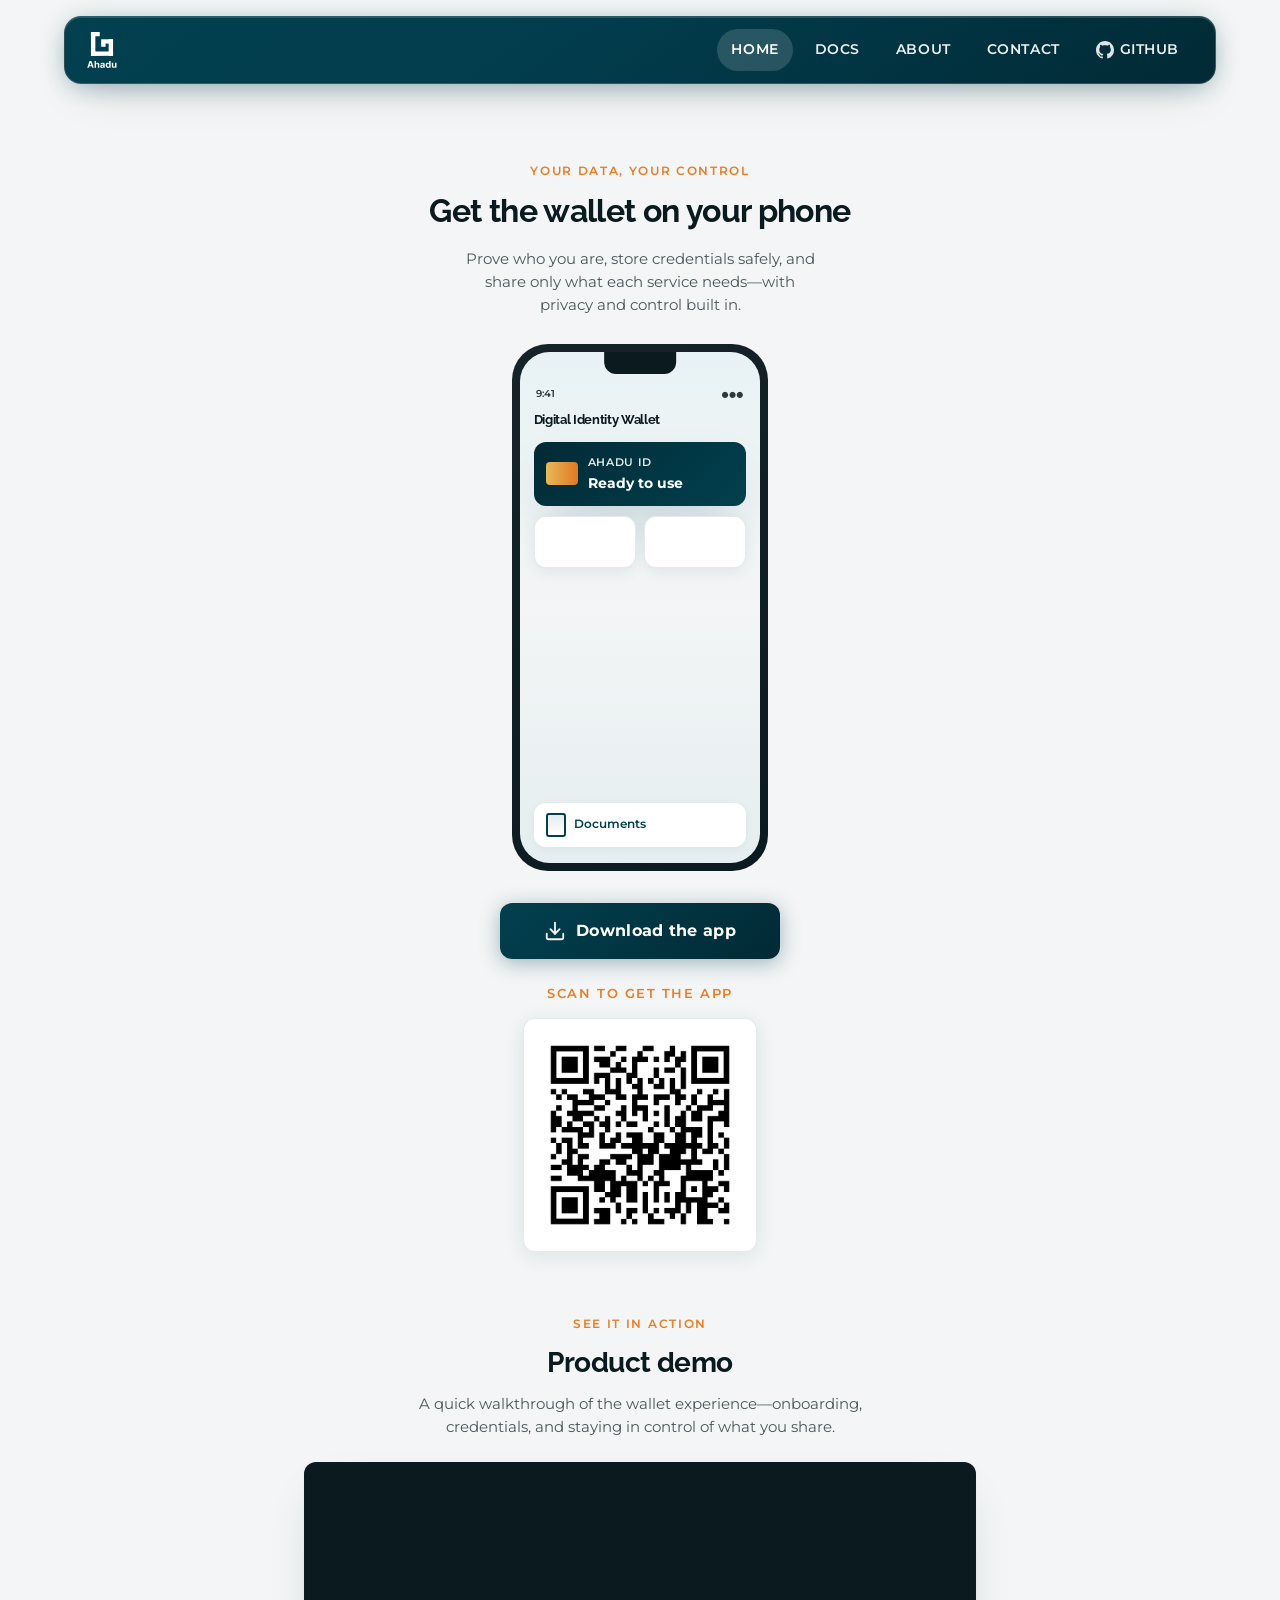
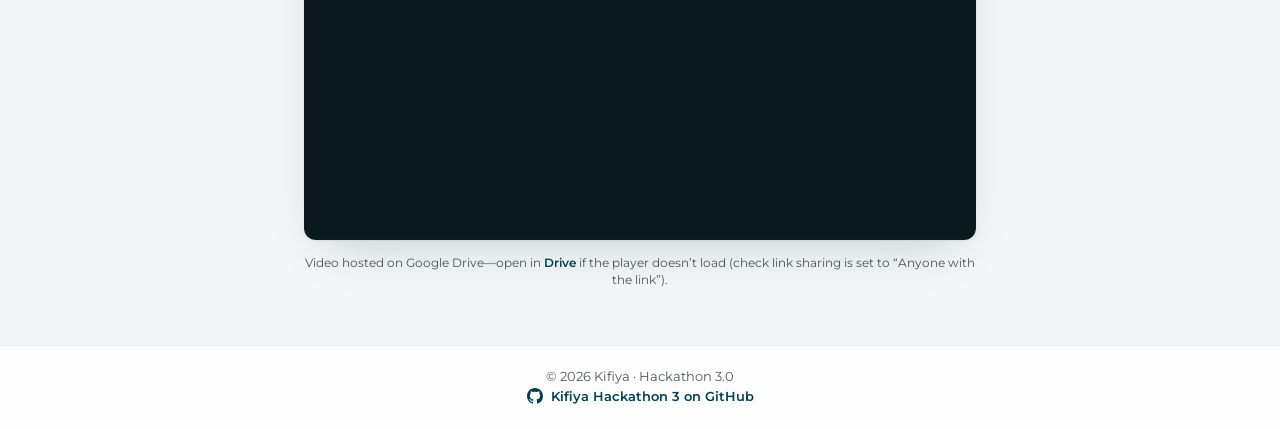
<file: index.html>
<!DOCTYPE html>
<html lang="en">
<head>
  <meta charset="utf-8" />
  <meta name="viewport" content="width=device-width, initial-scale=1, viewport-fit=cover" />
  <meta name="theme-color" content="#02404F" />
  <meta name="description" content="Download the Kifiya digital identity wallet app." />
  <title>Download the app — Kifiya</title>
  <link rel="icon" href="favicon.svg" type="image/svg+xml" />
  <link rel="apple-touch-icon" href="favicon.svg" />
  <link rel="preconnect" href="https://fonts.googleapis.com" />
  <link rel="preconnect" href="https://fonts.gstatic.com" crossorigin />
  <link href="https://fonts.googleapis.com/css2?family=Montserrat:ital,wght@0,400;0,600;0,700;1,400&family=Raleway:wght@600;700&display=swap" rel="stylesheet" />
  <link rel="stylesheet" href="styles.css" />
</head>
<body>
  <div class="page">
    <header class="header">
      <div class="header__inner">
        <a class="header__brand" href="./" aria-label="Kifiya — Digital Identity Wallet">
          <img
            class="header__logo"
            src="full_logo.svg"
            width="205"
            height="250"
            alt=""
            decoding="async"
          />
        </a>
        <button
          type="button"
          class="header__menu-btn"
          aria-expanded="false"
          aria-controls="site-main-nav"
          aria-label="Open menu"
        >
          <span class="header__menu-icon" aria-hidden="true">
            <span class="header__menu-line"></span>
            <span class="header__menu-line"></span>
            <span class="header__menu-line"></span>
          </span>
        </button>
        <nav class="header__nav" id="site-main-nav" aria-label="Main">
          <ul class="header__nav-list">
            <li><a class="header__link" href="./" aria-current="page">Home</a></li>
            <li><a class="header__link" href="docs.html">Docs</a></li>
            <li><a class="header__link" href="about.html">About</a></li>
            <li><a class="header__link" href="contact.html">Contact</a></li>
            <li>
              <a
                class="header__link header__link--github"
                href="https://github.com/Kifiya-Hackathon-3"
                target="_blank"
                rel="noopener noreferrer"
              >
                <svg class="header__github-icon" viewBox="0 0 24 24" width="18" height="18" aria-hidden="true" focusable="false">
                  <path
                    fill="currentColor"
                    d="M12 0C5.37 0 0 5.37 0 12c0 5.31 3.435 9.795 8.205 11.385.6.105.825-.255.825-.57 0-.285-.015-1.23-.015-2.235-3.015.555-3.795-.735-4.035-1.41-.135-.345-.72-1.41-1.23-1.695-.42-.225-1.02-.78-.015-.795.945-.015 1.62.87 1.845 1.23 1.08 1.815 2.805 1.305 3.495.99.105-.78.42-1.305.765-1.605-2.67-.3-5.46-1.335-5.46-5.925 0-1.305.465-2.385 1.23-3.225-.12-.3-.54-1.53.12-3.18 0 0 1.005-.315 3.3 1.23.96-.27 1.98-.405 3-.405s2.04.135 3 .405c2.295-1.56 3.3-1.23 3.3-1.23.66 1.65.24 2.88.12 3.18.765.84 1.23 1.905 1.23 3.225 0 4.605-2.805 5.625-5.475 5.925.435.375.81 1.095.81 2.22 0 1.605-.015 2.895-.015 3.3 0 .315.225.69.825.57A12.02 12.02 0 0024 12c0-6.63-5.37-12-12-12z"
                  />
                </svg>
                GitHub
              </a>
            </li>
          </ul>
        </nav>
      </div>
    </header>

    <main class="main">
      <section class="hero" aria-labelledby="hero-heading">
        <p class="eyebrow">Your data, your control</p>
        <h1 id="hero-heading" class="hero__title">Get the wallet on your phone</h1>
        <p class="hero__lede">
          Prove who you are, store credentials safely, and share only what each service needs—with privacy and control built in.
        </p>

        <div class="device-showcase">
          <div class="phone" aria-hidden="true">
            <div class="phone__bezel">
              <div class="phone__notch"></div>
              <div class="phone__screen">
                <div class="app-ui">
                  <div class="app-ui__status">
                    <span>9:41</span>
                    <span class="app-ui__icons">●●●</span>
                  </div>
                  <div class="app-ui__header">
                    <span class="app-ui__greeting">Digital Identity Wallet</span>
                  </div>
                  <div class="app-ui__card app-ui__card--id">
                    <span class="app-ui__chip"></span>
                    <div class="app-ui__card-text">
                      <span class="app-ui__label">Ahadu ID</span>
                      <span class="app-ui__sub">Ready to use</span>
                    </div>
                  </div>
                  <div class="app-ui__row">
                    <div class="app-ui__tile"></div>
                    <div class="app-ui__tile"></div>
                  </div>
                  <div class="app-ui__doc">
                    <span class="app-ui__doc-icon"></span>
                    <span>Documents</span>
                  </div>
                </div>
              </div>
            </div>
          </div>
        </div>

        <div class="download-block">
          <div class="download-wrap">
            <a class="download-btn" href="#" rel="noopener">
              <span class="download-btn__icon" aria-hidden="true">
                <svg viewBox="0 0 24 24" width="22" height="22" fill="none" stroke="currentColor" stroke-width="2" stroke-linecap="round" stroke-linejoin="round">
                  <path d="M21 15v4a2 2 0 0 1-2 2H5a2 2 0 0 1-2-2v-4" />
                  <polyline points="7 10 12 15 17 10" />
                  <line x1="12" y1="15" x2="12" y2="3" />
                </svg>
              </span>
              Download the app
            </a>
          </div>
          <div class="qr-get-app" aria-labelledby="qr-get-app-heading">
            <p id="qr-get-app-heading" class="qr-get-app__label">Scan to get the app</p>
            <div class="qr-get-app__frame">
              <img
                class="qr-get-app__img"
                src="qr-code.png"
                width="200"
                height="200"
                alt="QR code: scan with your phone to get the Kifiya wallet app"
                decoding="async"
              />
            </div>
          </div>
        </div>
      </section>

      <section class="video-demo" aria-labelledby="video-demo-heading">
        <p class="eyebrow">See it in action</p>
        <h2 id="video-demo-heading" class="video-demo__title">Product demo</h2>
        <p class="video-demo__lede">
          A quick walkthrough of the wallet experience—onboarding, credentials, and staying in control of what you share.
        </p>
        <div class="video-demo__shell">
          <iframe
            class="video-demo__iframe"
            title="Kifiya wallet — product demo (Google Drive)"
            src="https://drive.google.com/file/d/12fwErvB7s8SmVNW_3hLRBG-LQJC7oZOB/preview"
            allow="autoplay"
            allowfullscreen
            loading="lazy"
            referrerpolicy="no-referrer-when-downgrade"
          ></iframe>
        </div>
        <p class="video-demo__note">
          Video hosted on Google Drive—open in
          <a
            class="footer__link"
            href="https://drive.google.com/file/d/12fwErvB7s8SmVNW_3hLRBG-LQJC7oZOB/view?usp=sharing"
            target="_blank"
            rel="noopener noreferrer"
            >Drive</a
          >
          if the player doesn’t load (check link sharing is set to “Anyone with the link”).
        </p>
      </section>
    </main>

    <footer class="footer">
      <p class="footer__line">
        © <span id="y"></span> Kifiya · Hackathon 3.0
      </p>
      <p class="footer__line footer__line--links">
        <a
          class="footer__link footer__link--github"
          href="https://github.com/Kifiya-Hackathon-3"
          target="_blank"
          rel="noopener noreferrer"
        >
          <svg class="footer__github-icon" viewBox="0 0 24 24" width="16" height="16" aria-hidden="true" focusable="false">
            <path
              fill="currentColor"
              d="M12 0C5.37 0 0 5.37 0 12c0 5.31 3.435 9.795 8.205 11.385.6.105.825-.255.825-.57 0-.285-.015-1.23-.015-2.235-3.015.555-3.795-.735-4.035-1.41-.135-.345-.72-1.41-1.23-1.695-.42-.225-1.02-.78-.015-.795.945-.015 1.62.87 1.845 1.23 1.08 1.815 2.805 1.305 3.495.99.105-.78.42-1.305.765-1.605-2.67-.3-5.46-1.335-5.46-5.925 0-1.305.465-2.385 1.23-3.225-.12-.3-.54-1.53.12-3.18 0 0 1.005-.315 3.3 1.23.96-.27 1.98-.405 3-.405s2.04.135 3 .405c2.295-1.56 3.3-1.23 3.3-1.23.66 1.65.24 2.88.12 3.18.765.84 1.23 1.905 1.23 3.225 0 4.605-2.805 5.625-5.475 5.925.435.375.81 1.095.81 2.22 0 1.605-.015 2.895-.015 3.3 0 .315.225.69.825.57A12.02 12.02 0 0024 12c0-6.63-5.37-12-12-12z"
            />
          </svg>
          Kifiya Hackathon 3 on GitHub
        </a>
      </p>
    </footer>
  </div>
  <script>
    document.getElementById("y").textContent = new Date().getFullYear();
  </script>
  <script src="header-nav.js"></script>
</body>
</html>
</file>
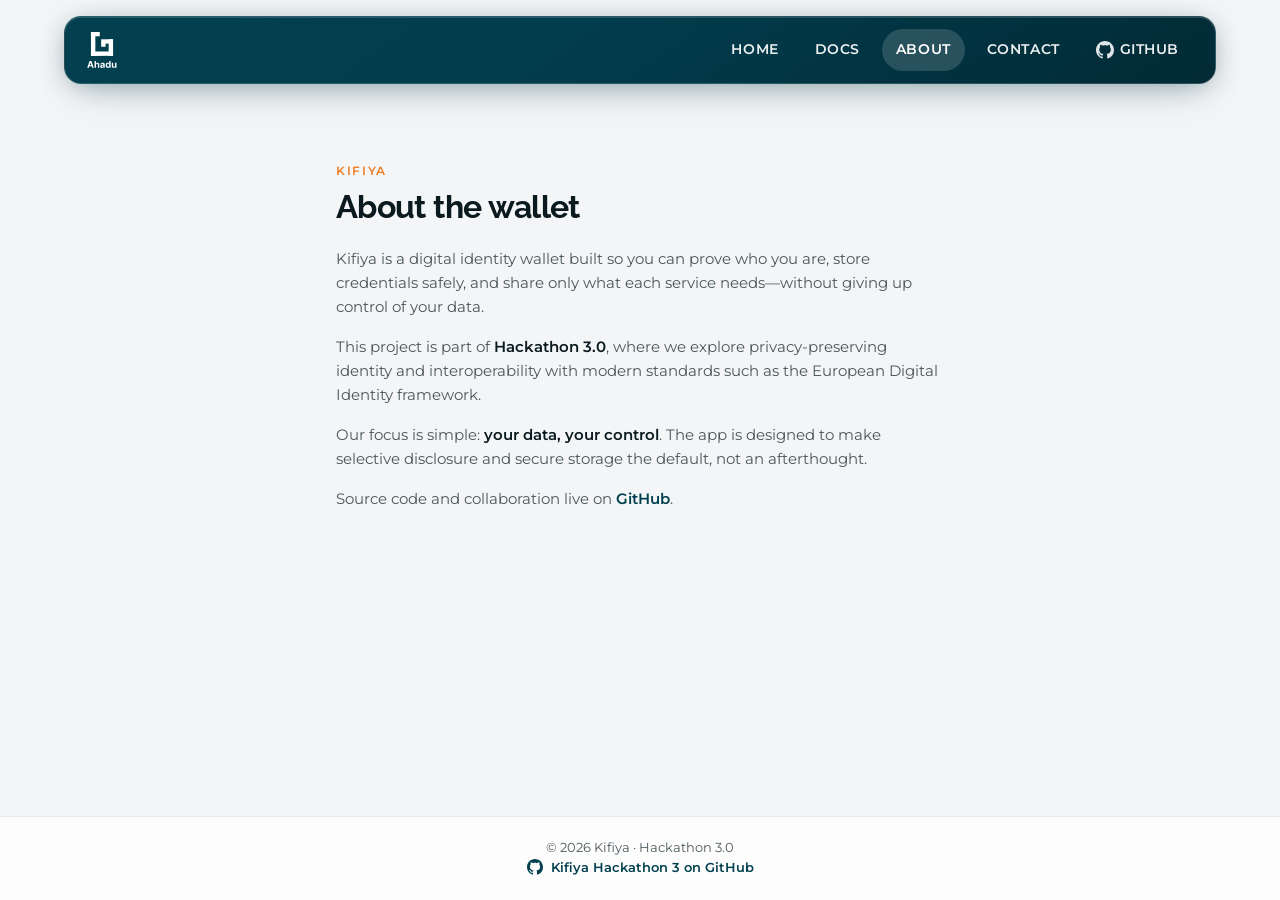
<file: about.html>
<!DOCTYPE html>
<html lang="en">
<head>
  <meta charset="utf-8" />
  <meta name="viewport" content="width=device-width, initial-scale=1, viewport-fit=cover" />
  <meta name="theme-color" content="#02404F" />
  <meta name="description" content="Learn about the Kifiya digital identity wallet and our mission." />
  <title>About — Kifiya</title>
  <link rel="icon" href="favicon.svg" type="image/svg+xml" />
  <link rel="apple-touch-icon" href="favicon.svg" />
  <link rel="preconnect" href="https://fonts.googleapis.com" />
  <link rel="preconnect" href="https://fonts.gstatic.com" crossorigin />
  <link href="https://fonts.googleapis.com/css2?family=Montserrat:ital,wght@0,400;0,600;0,700;1,400&family=Raleway:wght@600;700&display=swap" rel="stylesheet" />
  <link rel="stylesheet" href="styles.css" />
</head>
<body>
  <div class="page">
    <header class="header">
      <div class="header__inner">
        <a class="header__brand" href="./" aria-label="Kifiya — Digital Identity Wallet">
          <img class="header__logo" src="full_logo.svg" width="205" height="250" alt="" decoding="async" />
        </a>
        <button
          type="button"
          class="header__menu-btn"
          aria-expanded="false"
          aria-controls="site-main-nav"
          aria-label="Open menu"
        >
          <span class="header__menu-icon" aria-hidden="true">
            <span class="header__menu-line"></span>
            <span class="header__menu-line"></span>
            <span class="header__menu-line"></span>
          </span>
        </button>
        <nav class="header__nav" id="site-main-nav" aria-label="Main">
          <ul class="header__nav-list">
            <li><a class="header__link" href="./">Home</a></li>
            <li><a class="header__link" href="docs.html">Docs</a></li>
            <li><a class="header__link" href="about.html" aria-current="page">About</a></li>
            <li><a class="header__link" href="contact.html">Contact</a></li>
            <li>
              <a class="header__link header__link--github" href="https://github.com/Kifiya-Hackathon-3" target="_blank" rel="noopener noreferrer">
                <svg class="header__github-icon" viewBox="0 0 24 24" width="18" height="18" aria-hidden="true" focusable="false">
                  <path fill="currentColor" d="M12 0C5.37 0 0 5.37 0 12c0 5.31 3.435 9.795 8.205 11.385.6.105.825-.255.825-.57 0-.285-.015-1.23-.015-2.235-3.015.555-3.795-.735-4.035-1.41-.135-.345-.72-1.41-1.23-1.695-.42-.225-1.02-.78-.015-.795.945-.015 1.62.87 1.845 1.23 1.08 1.815 2.805 1.305 3.495.99.105-.78.42-1.305.765-1.605-2.67-.3-5.46-1.335-5.46-5.925 0-1.305.465-2.385 1.23-3.225-.12-.3-.54-1.53.12-3.18 0 0 1.005-.315 3.3 1.23.96-.27 1.98-.405 3-.405s2.04.135 3 .405c2.295-1.56 3.3-1.23 3.3-1.23.66 1.65.24 2.88.12 3.18.765.84 1.23 1.905 1.23 3.225 0 4.605-2.805 5.625-5.475 5.925.435.375.81 1.095.81 2.22 0 1.605-.015 2.895-.015 3.3 0 .315.225.69.825.57A12.02 12.02 0 0024 12c0-6.63-5.37-12-12-12z" />
                </svg>
                GitHub
              </a>
            </li>
          </ul>
        </nav>
      </div>
    </header>

    <main class="main">
      <article class="content-page">
        <p class="eyebrow">Kifiya</p>
        <h1 class="hero__title">About the wallet</h1>
        <div class="prose">
          <p>
            Kifiya is a digital identity wallet built so you can prove who you are, store credentials safely, and share only what each service needs—without giving up control of your data.
          </p>
          <p>
            This project is part of <strong>Hackathon 3.0</strong>, where we explore privacy-preserving identity and interoperability with modern standards such as the European Digital Identity framework.
          </p>
          <p>
            Our focus is simple: <strong>your data, your control</strong>. The app is designed to make selective disclosure and secure storage the default, not an afterthought.
          </p>
          <p>
            Source code and collaboration live on <a href="https://github.com/Kifiya-Hackathon-3" target="_blank" rel="noopener noreferrer">GitHub</a>.
          </p>
        </div>
      </article>
    </main>

    <footer class="footer">
      <p class="footer__line">© <span id="y"></span> Kifiya · Hackathon 3.0</p>
      <p class="footer__line footer__line--links">
        <a class="footer__link footer__link--github" href="https://github.com/Kifiya-Hackathon-3" target="_blank" rel="noopener noreferrer">
          <svg class="footer__github-icon" viewBox="0 0 24 24" width="16" height="16" aria-hidden="true" focusable="false">
            <path fill="currentColor" d="M12 0C5.37 0 0 5.37 0 12c0 5.31 3.435 9.795 8.205 11.385.6.105.825-.255.825-.57 0-.285-.015-1.23-.015-2.235-3.015.555-3.795-.735-4.035-1.41-.135-.345-.72-1.41-1.23-1.695-.42-.225-1.02-.78-.015-.795.945-.015 1.62.87 1.845 1.23 1.08 1.815 2.805 1.305 3.495.99.105-.78.42-1.305.765-1.605-2.67-.3-5.46-1.335-5.46-5.925 0-1.305.465-2.385 1.23-3.225-.12-.3-.54-1.53.12-3.18 0 0 1.005-.315 3.3 1.23.96-.27 1.98-.405 3-.405s2.04.135 3 .405c2.295-1.56 3.3-1.23 3.3-1.23.66 1.65.24 2.88.12 3.18.765.84 1.23 1.905 1.23 3.225 0 4.605-2.805 5.625-5.475 5.925.435.375.81 1.095.81 2.22 0 1.605-.015 2.895-.015 3.3 0 .315.225.69.825.57A12.02 12.02 0 0024 12c0-6.63-5.37-12-12-12z" />
          </svg>
          Kifiya Hackathon 3 on GitHub
        </a>
      </p>
    </footer>
  </div>
  <script>
    document.getElementById("y").textContent = new Date().getFullYear();
  </script>
  <script src="header-nav.js"></script>
</body>
</html>
</file>
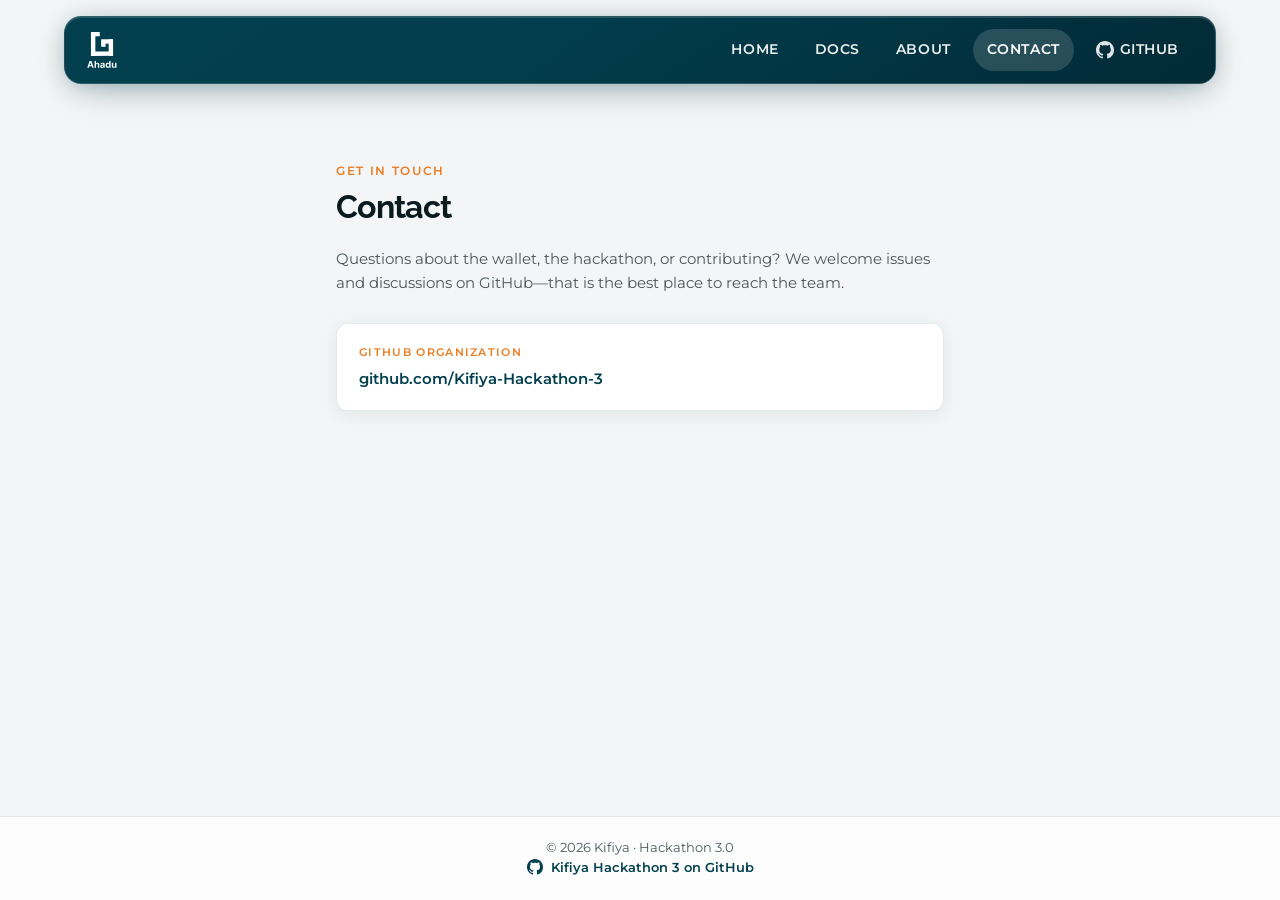
<file: contact.html>
<!DOCTYPE html>
<html lang="en">
<head>
  <meta charset="utf-8" />
  <meta name="viewport" content="width=device-width, initial-scale=1, viewport-fit=cover" />
  <meta name="theme-color" content="#02404F" />
  <meta name="description" content="Contact the Kifiya digital identity wallet team." />
  <title>Contact — Kifiya</title>
  <link rel="icon" href="favicon.svg" type="image/svg+xml" />
  <link rel="apple-touch-icon" href="favicon.svg" />
  <link rel="preconnect" href="https://fonts.googleapis.com" />
  <link rel="preconnect" href="https://fonts.gstatic.com" crossorigin />
  <link href="https://fonts.googleapis.com/css2?family=Montserrat:ital,wght@0,400;0,600;0,700;1,400&family=Raleway:wght@600;700&display=swap" rel="stylesheet" />
  <link rel="stylesheet" href="styles.css" />
</head>
<body>
  <div class="page">
    <header class="header">
      <div class="header__inner">
        <a class="header__brand" href="./" aria-label="Kifiya — Digital Identity Wallet">
          <img
            class="header__logo"
            src="full_logo.svg"
            width="205"
            height="250"
            alt=""
            decoding="async"
          />
        </a>
        <button
          type="button"
          class="header__menu-btn"
          aria-expanded="false"
          aria-controls="site-main-nav"
          aria-label="Open menu"
        >
          <span class="header__menu-icon" aria-hidden="true">
            <span class="header__menu-line"></span>
            <span class="header__menu-line"></span>
            <span class="header__menu-line"></span>
          </span>
        </button>
        <nav class="header__nav" id="site-main-nav" aria-label="Main">
          <ul class="header__nav-list">
            <li><a class="header__link" href="./">Home</a></li>
            <li><a class="header__link" href="docs.html">Docs</a></li>
            <li><a class="header__link" href="about.html">About</a></li>
            <li><a class="header__link" href="contact.html" aria-current="page">Contact</a></li>
            <li>
              <a
                class="header__link header__link--github"
                href="https://github.com/Kifiya-Hackathon-3"
                target="_blank"
                rel="noopener noreferrer"
              >
                <svg class="header__github-icon" viewBox="0 0 24 24" width="18" height="18" aria-hidden="true" focusable="false">
                  <path
                    fill="currentColor"
                    d="M12 0C5.37 0 0 5.37 0 12c0 5.31 3.435 9.795 8.205 11.385.6.105.825-.255.825-.57 0-.285-.015-1.23-.015-2.235-3.015.555-3.795-.735-4.035-1.41-.135-.345-.72-1.41-1.23-1.695-.42-.225-1.02-.78-.015-.795.945-.015 1.62.87 1.845 1.23 1.08 1.815 2.805 1.305 3.495.99.105-.78.42-1.305.765-1.605-2.67-.3-5.46-1.335-5.46-5.925 0-1.305.465-2.385 1.23-3.225-.12-.3-.54-1.53.12-3.18 0 0 1.005-.315 3.3 1.23.96-.27 1.98-.405 3-.405s2.04.135 3 .405c2.295-1.56 3.3-1.23 3.3-1.23.66 1.65.24 2.88.12 3.18.765.84 1.23 1.905 1.23 3.225 0 4.605-2.805 5.625-5.475 5.925.435.375.81 1.095.81 2.22 0 1.605-.015 2.895-.015 3.3 0 .315.225.69.825.57A12.02 12.02 0 0024 12c0-6.63-5.37-12-12-12z"
                  />
                </svg>
                GitHub
              </a>
            </li>
          </ul>
        </nav>
      </div>
    </header>

    <main class="main">
      <article class="content-page">
        <p class="eyebrow">Get in touch</p>
        <h1 class="hero__title">Contact</h1>
        <div class="prose">
          <p>
            Questions about the wallet, the hackathon, or contributing? We welcome issues and discussions on GitHub—that is the best place to reach the team.
          </p>
        </div>
        <dl class="contact-card">
          <div class="contact-card__row">
            <dt class="contact-card__label">GitHub organization</dt>
            <dd class="contact-card__value">
              <a href="https://github.com/Kifiya-Hackathon-3" target="_blank" rel="noopener noreferrer">github.com/Kifiya-Hackathon-3</a>
            </dd>
          </div>
        </dl>
      </article>
    </main>

    <footer class="footer">
      <p class="footer__line">
        © <span id="y"></span> Kifiya · Hackathon 3.0
      </p>
      <p class="footer__line footer__line--links">
        <a
          class="footer__link footer__link--github"
          href="https://github.com/Kifiya-Hackathon-3"
          target="_blank"
          rel="noopener noreferrer"
        >
          <svg class="footer__github-icon" viewBox="0 0 24 24" width="16" height="16" aria-hidden="true" focusable="false">
            <path
              fill="currentColor"
              d="M12 0C5.37 0 0 5.37 0 12c0 5.31 3.435 9.795 8.205 11.385.6.105.825-.255.825-.57 0-.285-.015-1.23-.015-2.235-3.015.555-3.795-.735-4.035-1.41-.135-.345-.72-1.41-1.23-1.695-.42-.225-1.02-.78-.015-.795.945-.015 1.62.87 1.845 1.23 1.08 1.815 2.805 1.305 3.495.99.105-.78.42-1.305.765-1.605-2.67-.3-5.46-1.335-5.46-5.925 0-1.305.465-2.385 1.23-3.225-.12-.3-.54-1.53.12-3.18 0 0 1.005-.315 3.3 1.23.96-.27 1.98-.405 3-.405s2.04.135 3 .405c2.295-1.56 3.3-1.23 3.3-1.23.66 1.65.24 2.88.12 3.18.765.84 1.23 1.905 1.23 3.225 0 4.605-2.805 5.625-5.475 5.925.435.375.81 1.095.81 2.22 0 1.605-.015 2.895-.015 3.3 0 .315.225.69.825.57A12.02 12.02 0 0024 12c0-6.63-5.37-12-12-12z"
            />
          </svg>
          Kifiya Hackathon 3 on GitHub
        </a>
      </p>
    </footer>
  </div>
  <script>
    document.getElementById("y").textContent = new Date().getFullYear();
  </script>
  <script src="header-nav.js"></script>
</body>
</html>
</file>
<file: styles.css>
/*
 * Kifiya brand — https://brand.kifiya.com/
 * Primary #02404F · Secondary #EB7D23 · Dark #0A1A1F · Light #F3F5F6
 * Montserrat (body) · Raleway (headlines)
 * Spacing: 4px base; sections 48–64px; components 16–24px
 */

:root {
  --kifiya-primary: #02404f;
  --kifiya-primary-dark: #012a35;
  --kifiya-secondary: #eb7d23;
  --kifiya-dark: #0a1a1f;
  --kifiya-light: #f3f5f6;
  --kifiya-white: #ffffff;
  --text: var(--kifiya-dark);
  --text-muted: rgba(10, 26, 31, 0.72);
  --radius-md: 12px;
  --header-float-radius: 16px;
  --shadow-soft: 0 20px 48px -16px rgba(2, 64, 79, 0.28);
  --shadow-phone: 0 28px 56px -16px rgba(10, 26, 31, 0.4);
  --shadow-header-float: 0 4px 28px -6px rgba(2, 64, 79, 0.45),
    0 16px 48px -16px rgba(10, 26, 31, 0.18),
    inset 0 1px 0 rgba(255, 255, 255, 0.14);
  --font-body: "Montserrat", system-ui, -apple-system, "Segoe UI", sans-serif;
  --font-display: "Raleway", "Montserrat", system-ui, sans-serif;
}

*,
*::before,
*::after {
  box-sizing: border-box;
}

html {
  -webkit-text-size-adjust: 100%;
}

body {
  margin: 0;
  min-height: 100dvh;
  font-family: var(--font-body);
  font-size: 1rem;
  line-height: 1.55;
  color: var(--text);
  background: var(--kifiya-light);
}

.page {
  min-height: 100dvh;
  display: flex;
  flex-direction: column;
}

.visually-hidden {
  position: absolute;
  width: 1px;
  height: 1px;
  padding: 0;
  margin: -1px;
  overflow: hidden;
  clip: rect(0, 0, 0, 0);
  white-space: nowrap;
  border: 0;
}

/* Header: floating bar — curved edges, lifts off page background */
.header {
  display: block;
  padding: max(12px, env(safe-area-inset-top, 0px)) 16px 10px;
  background: transparent;
  color: var(--kifiya-white);
  position: sticky;
  top: 0;
  z-index: 20;
  box-shadow: none;
}

.header__inner {
  width: 100%;
  max-width: min(72rem, 100%);
  margin: 0 auto;
  display: flex;
  flex-wrap: wrap;
  align-items: center;
  justify-content: space-between;
  gap: 12px 16px;
  min-height: 52px;
  padding: 10px 16px;
  background: linear-gradient(
    145deg,
    var(--kifiya-primary) 0%,
    #023d4d 42%,
    var(--kifiya-primary-dark) 100%
  );
  border-radius: var(--header-float-radius);
  border: 1px solid rgba(255, 255, 255, 0.16);
  box-shadow: var(--shadow-header-float);
  transition: box-shadow 0.25s ease, transform 0.25s ease;
}

.header__inner:hover {
  box-shadow: 0 6px 32px -6px rgba(2, 64, 79, 0.5),
    0 20px 56px -18px rgba(10, 26, 31, 0.22),
    inset 0 1px 0 rgba(255, 255, 255, 0.16);
}

@media (prefers-reduced-motion: reduce) {
  .header__inner {
    transition: none;
  }

  .header__inner:hover {
    box-shadow: var(--shadow-header-float);
  }
}

.header__menu-btn {
  display: none;
  align-items: center;
  justify-content: center;
  margin-left: auto;
  padding: 10px;
  border: none;
  border-radius: 8px;
  background: rgba(255, 255, 255, 0.12);
  color: var(--kifiya-white);
  cursor: pointer;
  transition: background 0.15s ease;
}

.header__menu-btn:hover {
  background: rgba(255, 255, 255, 0.2);
}

.header__menu-btn:focus-visible {
  outline: 2px solid var(--kifiya-secondary);
  outline-offset: 2px;
}

.header__menu-icon {
  display: flex;
  flex-direction: column;
  justify-content: center;
  gap: 5px;
  width: 22px;
  height: 18px;
}

.header__menu-line {
  display: block;
  height: 2px;
  width: 100%;
  border-radius: 1px;
  background: currentColor;
  transition: transform 0.2s ease, opacity 0.2s ease;
  transform-origin: center;
}

.header.is-nav-open .header__menu-line:nth-child(1) {
  transform: translateY(7px) rotate(45deg);
}

.header.is-nav-open .header__menu-line:nth-child(2) {
  opacity: 0;
}

.header.is-nav-open .header__menu-line:nth-child(3) {
  transform: translateY(-7px) rotate(-45deg);
}

.header__nav {
  margin-left: auto;
}

.header__nav-list {
  display: flex;
  flex-wrap: wrap;
  align-items: center;
  justify-content: flex-end;
  gap: 4px 8px;
  margin: 0;
  padding: 0;
  list-style: none;
}

.header__link {
  display: inline-block;
  padding: 8px 12px;
  font-size: 0.8125rem;
  font-weight: 600;
  letter-spacing: 0.04em;
  text-transform: uppercase;
  text-decoration: none;
  color: rgba(255, 255, 255, 0.92);
  border-radius: 999px;
  transition: color 0.15s ease, background 0.15s ease;
}

.header__link:hover {
  color: var(--kifiya-white);
  background: rgba(255, 255, 255, 0.1);
}

.header__link:focus-visible {
  outline: 2px solid var(--kifiya-secondary);
  outline-offset: 2px;
}

.header__link[aria-current="page"] {
  color: var(--kifiya-white);
  background: rgba(255, 255, 255, 0.15);
}

.header__link--github {
  display: inline-flex;
  align-items: center;
  gap: 6px;
}

.header__github-icon {
  flex-shrink: 0;
  opacity: 0.95;
}

.header__brand {
  display: flex;
  align-items: center;
  line-height: 0;
  text-decoration: none;
  color: inherit;
}

.header__brand:focus-visible {
  outline: 2px solid var(--kifiya-secondary);
  outline-offset: 4px;
  border-radius: 4px;
}

/*
 * full_logo.svg is black; invert for white mark on primary.
 * display:block removes inline-img baseline gap (avoids ~2× visual height).
 */
.header__logo {
  display: block;
  width: auto;
  height: 32px;
  max-height: 32px;
  max-width: 44px;
  object-fit: contain;
  object-position: left center;
  filter: brightness(0) invert(1);
}

@media (min-width: 480px) {
  .header {
    padding: max(16px, env(safe-area-inset-top, 0px)) 24px 14px;
  }

  .header__inner {
    min-height: 58px;
    padding: 12px 22px;
    border-radius: calc(var(--header-float-radius) + 1px);
  }

  .header__logo {
    height: 36px;
    max-height: 36px;
    max-width: 50px;
  }

  .header__link {
    font-size: 0.875rem;
    padding: 10px 14px;
  }
}

@media (max-width: 767px) {
  .header__inner {
    flex-wrap: wrap;
    row-gap: 0;
  }

  .header__menu-btn {
    display: inline-flex;
  }

  .header__nav {
    margin-left: 0;
    width: 100%;
    flex-basis: 100%;
  }

  .header:not(.is-nav-open) .header__nav {
    display: none;
  }

  .header.is-nav-open .header__nav {
    display: block;
    padding-top: 12px;
    margin-top: 8px;
    border-top: 1px solid rgba(255, 255, 255, 0.14);
  }

  .header__nav-list {
    flex-direction: column;
    align-items: stretch;
    justify-content: flex-start;
    gap: 2px;
  }

  .header__link {
    display: block;
    padding: 12px 10px;
  }

  .header__link--github {
    display: inline-flex;
  }
}

@media (max-width: 767px) and (prefers-reduced-motion: reduce) {
  .header__menu-line {
    transition: none;
  }
}

.main {
  flex: 1;
  padding: 48px 20px 56px;
}

.video-demo {
  max-width: 42rem;
  margin: 0 auto;
  padding-top: 40px;
  margin-top: 8px;
  text-align: center;
}

.video-demo__title {
  margin: 0 0 12px;
  font-family: var(--font-display);
  font-size: clamp(1.375rem, 4vw, 1.75rem);
  font-weight: 700;
  line-height: 1.2;
  color: var(--kifiya-dark);
  letter-spacing: -0.02em;
}

.video-demo__lede {
  margin: 0 0 24px;
  max-width: 32rem;
  margin-left: auto;
  margin-right: auto;
  color: var(--text-muted);
  font-size: 0.9375rem;
  line-height: 1.55;
}

.video-demo__shell {
  position: relative;
  width: 100%;
  aspect-ratio: 16 / 9;
  border-radius: var(--radius-md);
  overflow: hidden;
  background: var(--kifiya-dark);
  border: 1px solid rgba(2, 64, 79, 0.12);
  box-shadow:
    0 1px 2px rgba(10, 26, 31, 0.06),
    0 20px 48px -20px rgba(2, 64, 79, 0.22);
}

.video-demo__video {
  display: block;
  width: 100%;
  height: 100%;
  object-fit: contain;
}

.video-demo__fallback-link {
  display: inline-block;
  margin: 1rem;
  color: var(--kifiya-secondary);
  font-weight: 600;
}

.video-demo__note {
  margin: 14px 0 0;
  font-size: 0.75rem;
  color: var(--text-muted);
  line-height: 1.45;
}

/* YouTube/Vimeo: use .video-demo__iframe instead of video, same shell */
.video-demo__shell .video-demo__iframe {
  position: absolute;
  inset: 0;
  width: 100%;
  height: 100%;
  border: 0;
}

@media (min-width: 480px) {
  .video-demo {
    padding-top: 48px;
  }
}

.hero {
  max-width: 26rem;
  margin: 0 auto;
  text-align: center;
}

.eyebrow {
  margin: 0 0 12px;
  font-family: var(--font-body);
  font-size: 0.75rem;
  font-weight: 600;
  text-transform: uppercase;
  letter-spacing: 0.14em;
  color: var(--kifiya-secondary);
}

.hero__title {
  margin: 0 0 16px;
  font-family: var(--font-display);
  font-size: clamp(1.625rem, 5vw, 2rem);
  font-weight: 700;
  line-height: 1.2;
  color: var(--kifiya-dark);
  letter-spacing: -0.02em;
}

.hero__lede {
  margin: 0 0 28px;
  color: var(--text-muted);
  font-size: 0.9375rem;
  max-width: 22rem;
  margin-left: auto;
  margin-right: auto;
}

.device-showcase {
  margin: 0 auto 32px;
  display: flex;
  justify-content: center;
}

.phone {
  filter: drop-shadow(var(--shadow-phone));
}

.phone__bezel {
  width: min(16rem, 72vw);
  aspect-ratio: 9 / 18.5;
  background: linear-gradient(145deg, #152428 0%, var(--kifiya-dark) 100%);
  border-radius: 2.25rem;
  padding: 8px;
  position: relative;
}

.phone__notch {
  position: absolute;
  top: 0.5rem;
  left: 50%;
  transform: translateX(-50%);
  width: 28%;
  height: 1.35rem;
  background: var(--kifiya-dark);
  border-radius: 0 0 12px 12px;
  z-index: 2;
}

.phone__screen {
  width: 100%;
  height: 100%;
  border-radius: 1.85rem;
  overflow: hidden;
  background: linear-gradient(
    180deg,
    #e8f2f4 0%,
    var(--kifiya-light) 50%,
    #e5eef0 100%
  );
}

.app-ui {
  padding: 2.1rem 0.85rem 1rem;
  height: 100%;
  display: flex;
  flex-direction: column;
  gap: 10px;
}

.app-ui__status {
  display: flex;
  justify-content: space-between;
  align-items: center;
  font-size: 0.65rem;
  font-weight: 600;
  color: var(--kifiya-dark);
  opacity: 0.85;
  padding: 0 0.15rem;
}

.app-ui__icons {
  letter-spacing: 0.05em;
  font-size: 0.5rem;
}

.app-ui__header {
  text-align: left;
}

.app-ui__greeting {
  font-family: var(--font-display);
  font-size: 0.8125rem;
  font-weight: 700;
  line-height: 1.2;
  color: var(--kifiya-dark);
  letter-spacing: -0.025em;
  display: block;
  max-width: 100%;
}

.app-ui__card {
  margin-top: 4px;
  border-radius: var(--radius-md);
  padding: 12px;
  display: flex;
  align-items: center;
  gap: 10px;
  background: linear-gradient(
    135deg,
    var(--kifiya-primary-dark) 0%,
    var(--kifiya-primary) 100%
  );
  color: var(--kifiya-white);
  box-shadow: var(--shadow-soft);
}

.app-ui__chip {
  width: 2rem;
  height: 1.45rem;
  border-radius: 4px;
  background: linear-gradient(90deg, #f4c15a 0%, var(--kifiya-secondary) 100%);
  opacity: 0.95;
}

.app-ui__card-text {
  display: flex;
  flex-direction: column;
  align-items: flex-start;
  gap: 0.1rem;
}

.app-ui__label {
  font-size: 0.7rem;
  font-weight: 600;
  opacity: 0.9;
  text-transform: uppercase;
  letter-spacing: 0.06em;
}

.app-ui__sub {
  font-size: 0.85rem;
  font-weight: 700;
}

.app-ui__row {
  display: grid;
  grid-template-columns: 1fr 1fr;
  gap: 8px;
}

.app-ui__tile {
  height: 3.25rem;
  border-radius: 12px;
  background: var(--kifiya-white);
  box-shadow: 0 4px 14px rgba(2, 64, 79, 0.08);
  border: 1px solid rgba(2, 64, 79, 0.1);
}

.app-ui__doc {
  margin-top: auto;
  display: flex;
  align-items: center;
  gap: 8px;
  padding: 10px 12px;
  background: var(--kifiya-white);
  border-radius: 12px;
  font-size: 0.75rem;
  font-weight: 600;
  color: var(--kifiya-primary);
  box-shadow: 0 2px 10px rgba(2, 64, 79, 0.06);
}

.app-ui__doc-icon {
  width: 1.25rem;
  height: 1.5rem;
  border-radius: 3px;
  border: 2px solid var(--kifiya-primary);
  background: linear-gradient(
    180deg,
    rgba(2, 64, 79, 0.1) 0%,
    transparent 100%
  );
}

.download-block {
  width: 100%;
  max-width: 20rem;
  margin: 0 auto;
  display: flex;
  flex-direction: column;
  align-items: center;
  gap: 28px;
}

.download-wrap {
  width: 100%;
  max-width: 20rem;
  margin: 0;
}

.qr-get-app {
  text-align: center;
  width: 100%;
}

.qr-get-app__label {
  margin: 0 0 14px;
  font-size: 0.8125rem;
  font-weight: 600;
  text-transform: uppercase;
  letter-spacing: 0.12em;
  color: var(--kifiya-secondary);
}

.qr-get-app__frame {
  display: inline-block;
  padding: 16px;
  background: var(--kifiya-white);
  border-radius: var(--radius-md);
  box-shadow: 0 4px 20px rgba(2, 64, 79, 0.1);
  border: 1px solid rgba(2, 64, 79, 0.1);
}

.qr-get-app__img {
  display: block;
  width: min(14rem, 72vw);
  height: auto;
  max-width: 280px;
}

@media (min-width: 520px) {
  .hero {
    max-width: 38rem;
  }

  .download-block {
    flex-direction: row;
    flex-wrap: wrap;
    align-items: center;
    justify-content: center;
    max-width: none;
    width: fit-content;
    margin-left: auto;
    margin-right: auto;
    gap: 24px 40px;
  }

  .download-wrap {
    flex: 0 1 17.5rem;
    max-width: 20rem;
    align-self: center;
  }

  .qr-get-app {
    flex: 0 0 auto;
    width: auto;
    max-width: none;
    text-align: center;
  }

  .qr-get-app__img {
    width: 12.5rem;
    max-width: none;
  }

  .qr-get-app__frame {
    padding: 16px;
  }
}

.download-btn {
  display: inline-flex;
  align-items: center;
  justify-content: center;
  gap: 10px;
  width: 100%;
  padding: 16px 24px;
  border-radius: var(--radius-md);
  text-decoration: none;
  color: var(--kifiya-white);
  font-family: var(--font-body);
  font-size: 1rem;
  font-weight: 700;
  letter-spacing: 0.02em;
  background: linear-gradient(
    135deg,
    var(--kifiya-primary) 0%,
    var(--kifiya-primary-dark) 100%
  );
  border: none;
  box-shadow: 0 4px 20px rgba(2, 64, 79, 0.35);
  transition: transform 0.15s ease, box-shadow 0.15s ease, background 0.15s ease;
  min-height: 52px;
}

.download-btn:hover {
  transform: translateY(-2px);
  box-shadow: 0 10px 28px rgba(2, 64, 79, 0.4);
}

.download-btn:active {
  transform: translateY(0);
}

.download-btn:focus-visible {
  outline: 2px solid var(--kifiya-secondary);
  outline-offset: 3px;
}

.download-btn__icon {
  display: flex;
  flex-shrink: 0;
  opacity: 0.95;
}

.fineprint {
  margin: 24px auto 0;
  max-width: 20rem;
  font-size: 0.8125rem;
  color: var(--text-muted);
  line-height: 1.45;
}

.fineprint__code {
  font-family: ui-monospace, monospace;
  font-size: 0.78em;
  padding: 0.1em 0.35em;
  border-radius: 4px;
  background: rgba(2, 64, 79, 0.08);
  color: var(--kifiya-primary-dark);
}

/* Inner pages (about, contact) */
.content-page {
  max-width: 38rem;
  margin: 0 auto;
}

.content-page .hero__title {
  text-align: left;
  margin-bottom: 20px;
}

.content-page .eyebrow {
  margin-bottom: 8px;
}

.prose {
  font-size: 0.9375rem;
  line-height: 1.6;
}

.prose p {
  margin: 0 0 1rem;
  color: var(--text-muted);
}

.prose p:last-child {
  margin-bottom: 0;
}

.prose strong {
  color: var(--text);
  font-weight: 600;
}

.prose a {
  color: var(--kifiya-primary);
  font-weight: 600;
  text-decoration: none;
}

.prose a:hover {
  color: var(--kifiya-secondary);
  text-decoration: underline;
  text-underline-offset: 3px;
}

.contact-card {
  margin: 28px 0 0;
  padding: 20px 22px;
  border-radius: var(--radius-md);
  background: var(--kifiya-white);
  box-shadow: 0 4px 20px rgba(2, 64, 79, 0.08);
  border: 1px solid rgba(2, 64, 79, 0.1);
}

.contact-card__row + .contact-card__row {
  margin-top: 1.25rem;
  padding-top: 1.25rem;
  border-top: 1px solid rgba(2, 64, 79, 0.08);
}

.contact-card__label {
  margin: 0 0 6px;
  font-size: 0.6875rem;
  font-weight: 600;
  text-transform: uppercase;
  letter-spacing: 0.12em;
  color: var(--kifiya-secondary);
}

.contact-card__value {
  margin: 0;
  font-size: 0.9375rem;
}

.contact-card__value a {
  color: var(--kifiya-primary);
  font-weight: 600;
  text-decoration: none;
  word-break: break-all;
}

.contact-card__value a:hover {
  color: var(--kifiya-secondary);
  text-decoration: underline;
  text-underline-offset: 3px;
}

.footer {
  margin-top: auto;
  padding: 20px;
  text-align: center;
  font-size: 0.8125rem;
  color: var(--text-muted);
  border-top: 1px solid rgba(2, 64, 79, 0.1);
  background: rgba(255, 255, 255, 0.85);
}

.footer p,
.footer__line {
  margin: 0;
}

.footer__line--links {
  margin-top: 10px;
}

.footer__link {
  color: var(--kifiya-primary);
  font-weight: 600;
  text-decoration: none;
}

.footer__link:hover {
  color: var(--kifiya-secondary);
  text-decoration: underline;
  text-underline-offset: 3px;
}

.footer__link--github {
  display: inline-flex;
  align-items: center;
  justify-content: center;
  gap: 8px;
}

.footer__github-icon {
  flex-shrink: 0;
}

@media (min-width: 480px) {
  .main {
    padding-top: 64px;
  }
}

@media (prefers-reduced-motion: reduce) {
  .download-btn {
    transition: none;
  }

  .download-btn:hover {
    transform: none;
  }
}
</file>
